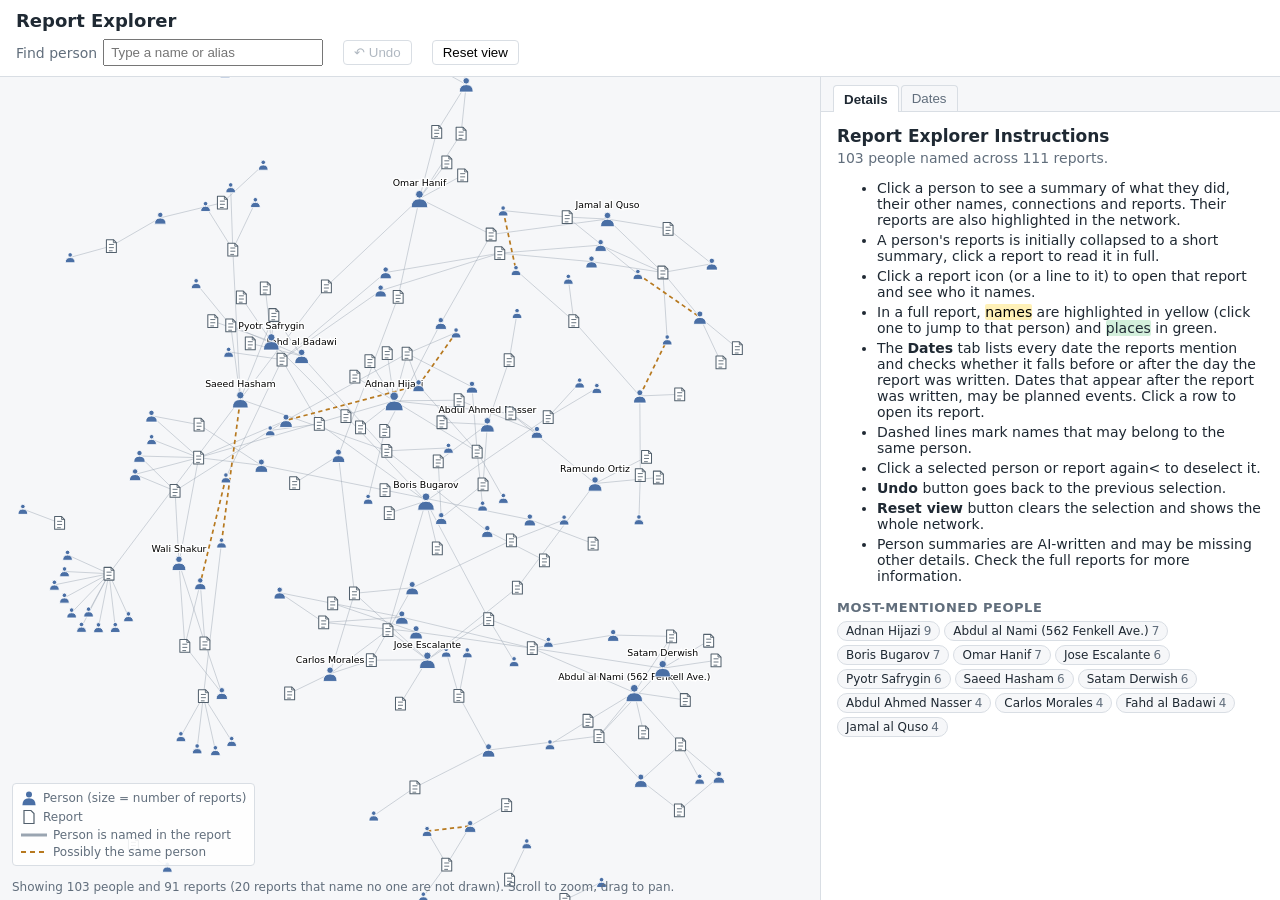
<file: index.html>
<!DOCTYPE html>
<html lang="en">
<head>
  <meta charset="utf-8">
  <title>Report Explorer</title>
  <link rel="stylesheet" href="web/css/style.css">
</head>
<body>
  <header>
    <h1>Report Explorer <span class="subtitle"></span></h1>

    <div class="controls">
      <!-- Search: a datalist suggests names as you type (recognition, not recall). -->
      <label class="control">
        Find person
        <input id="search" type="search" list="person-names"
               placeholder="Type a name or alias" autocomplete="off">
        <datalist id="person-names"></datalist>
      </label>

      <button id="undo" type="button" disabled title="Nothing to undo yet">&#8630; Undo</button>
      <button id="reset" type="button" title="Clear the selection and show the whole network (Esc)">Reset view</button>
    </div>
  </header>

  <main>
    <div id="views">
      <section id="network-area" aria-label="People network">
        <svg id="network"></svg>
        <div id="legend">
          <span><svg width="16" height="16" viewBox="-8 -8 16 16" class="legend-person"><circle cy="-3.4" r="3"/><path d="M-6.6,7.2 Q-6.6,0.2 0,0.2 Q6.6,0.2 6.6,7.2 Z"/></svg> Person (size = number of reports)</span>
          <span><svg width="16" height="16" viewBox="-8 -8 16 16" class="legend-report"><path d="M-5,-6.5 H2 L5,-3.5 V6.5 H-5 Z"/></svg> Report</span>
          <span><svg width="26" height="10"><line x1="0" y1="5" x2="26" y2="5" class="legend-link"/></svg> Person is named in the report</span>
          <span><svg width="26" height="10"><line x1="0" y1="5" x2="26" y2="5" class="legend-possible"/></svg> Possibly the same person</span>
        </div>
        <p id="status" role="status"></p>
        <p id="search-message" role="alert"></p>
      </section>

    </div>

    <aside id="panel" aria-live="polite"></aside>
  </main>

  <!-- D3 v7 (ISC license, https://d3js.org), bundled so the page works offline. -->
  <script src="web/lib/d3.min.js"></script>
  <!-- Data generated by the scripts in processing/ (written to web/data/). -->
  <script src="web/data/network.js"></script>
  <script src="web/data/ai_summaries.js"></script>
  <!-- Application code: shared state first, then the parts of the page, then main. -->
  <script src="web/js/app.js"></script>
  <script src="web/js/tooltip.js"></script>
  <script src="web/js/network.js"></script>
  <script src="web/js/summaries.js"></script>
  <script src="web/js/new_tab.js"></script>
  <script src="web/js/panel.js"></script>
  <script src="web/js/main.js"></script>
</body>
</html>
</file>
<file: web/css/style.css>
/* Report Explorer: layout and visual styles. */

:root {
  --bg: #f6f7f9;
  --panel-bg: #ffffff;
  --text: #1f2933;
  --muted: #616e7c;
  --border: #d9dee4;
  --node: #4a6fa5;
  --node-selected: #d9622b;
  --link: #9aa5b1;
  --possible: #b7791f;
  --after: #8e44ad;
  --mark: #fff1b8;
  --mark-focus: #ffd8c2;
}

* { box-sizing: border-box; }

body {
  margin: 0;
  height: 100vh;
  display: flex;
  flex-direction: column;
  font-family: system-ui, -apple-system, "Segoe UI", sans-serif;
  font-size: 14px;
  color: var(--text);
  background: var(--bg);
}

/* ---------- Header and controls ---------- */

header {
  padding: 10px 16px;
  background: var(--panel-bg);
  border-bottom: 1px solid var(--border);
}

h1 { margin: 0 0 8px; font-size: 18px; }
.subtitle { font-weight: normal; color: var(--muted); }

.controls {
  display: flex;
  flex-wrap: wrap;
  align-items: center;
  gap: 8px 20px;
}

.control { display: flex; align-items: center; gap: 6px; color: var(--muted); }
.control input[type="search"] { width: 220px; padding: 4px 6px; }

button {
  padding: 4px 10px;
  border: 1px solid var(--border);
  border-radius: 4px;
  background: var(--panel-bg);
  cursor: pointer;
}
button:hover:not(:disabled) { background: var(--bg); }
button:disabled { color: #b0b8c1; cursor: default; }

/* ---------- Main layout: network on the left, details on the right ---------- */

main { flex: 1; display: flex; min-height: 0; }

#views { flex: 1; display: flex; flex-direction: column; min-width: 0; }
#network-area { flex: 1; position: relative; min-height: 0; }
#network { width: 100%; height: 100%; display: block; cursor: grab; }
#network:active { cursor: grabbing; }

#panel {
  width: 460px;
  overflow-y: auto;
  padding: 14px 16px;
  background: var(--panel-bg);
  border-left: 1px solid var(--border);
}

/* ---------- Network marks ---------- */

.node { cursor: pointer; }
.node .hit { fill: transparent; }
.node.person .icon { fill: var(--node); stroke: #fff; stroke-width: 1px; }
.node.report .icon path { fill: #fff; stroke: #52606d; stroke-width: 1.2px; stroke-linejoin: round; }
.node.report .icon path.fold, .node.report .icon path.lines { fill: none; stroke-width: 1px; }
.node.report text { font-size: 10px; fill: var(--muted); }
.node text {
  font-size: 11px;
  pointer-events: none;
  paint-order: stroke;
  stroke: #fff;
  stroke-width: 3px;
}
.node.person.selected .icon { fill: var(--node-selected); stroke: var(--text); stroke-width: 1.5px; }
.node.report.selected .icon path:first-child { fill: var(--node-selected); stroke: var(--text); }
.node.report.related .icon path:first-child { fill: #fde3d4; stroke: var(--node-selected); }
.node.faded { opacity: 0.15; }
.node.label-hidden text { display: none; }

line.link { stroke: var(--link); stroke-opacity: 0.55; stroke-width: 1px; cursor: pointer; }
line.link:hover { stroke: var(--text); stroke-opacity: 1; }
line.link.highlighted { stroke: var(--node-selected); stroke-opacity: 1; }
line.link.faded { stroke-opacity: 0.06; }

.possible { stroke: var(--possible); stroke-width: 2px; stroke-dasharray: 5 4; fill: none; }
.possible.faded { stroke-opacity: 0.1; }

/* ---------- Legend and status (bottom-left of the network) ---------- */

#legend {
  position: absolute; left: 12px; bottom: 34px;
  display: flex; flex-direction: column; gap: 3px;
  padding: 6px 8px; font-size: 12px; color: var(--muted);
  background: rgba(255, 255, 255, 0.9); border: 1px solid var(--border); border-radius: 4px;
}
#legend span { display: flex; align-items: center; gap: 6px; }
.legend-person { fill: var(--node); }
.legend-report path { fill: #fff; stroke: #52606d; stroke-width: 1.2px; }

.legend-link { stroke: var(--link); stroke-width: 3px; }
.legend-possible { stroke: var(--possible); stroke-width: 2px; stroke-dasharray: 5 4; }

#status { position: absolute; left: 12px; bottom: 6px; margin: 0; font-size: 12px; color: var(--muted); }
#search-message {
  position: absolute; top: 8px; left: 50%; transform: translateX(-50%); margin: 0;
  padding: 4px 10px; border-radius: 4px; background: #fde8e8; color: #9b1c1c;
}
#search-message:empty { display: none; }

#tooltip {
  position: fixed; pointer-events: none; z-index: 10;
  padding: 4px 8px; font-size: 12px; border-radius: 4px;
  background: var(--text); color: #fff; max-width: 280px;
}

/* ---------- Detail panel ---------- */

#panel h2 { margin: 0 0 4px; font-size: 17px; }
#panel h3 { margin: 16px 0 6px; font-size: 13px; text-transform: uppercase; letter-spacing: 0.04em; color: var(--muted); }
.meta { color: var(--muted); margin: 0 0 6px; }
.help li { margin-bottom: 4px; }

.chip-list { display: flex; flex-wrap: wrap; gap: 4px; }
.chip {
  padding: 2px 8px; border: 1px solid var(--border); border-radius: 12px;
  background: var(--bg); cursor: pointer; font-size: 12px;
}
.chip:hover { border-color: var(--node); }
.chip .count { color: var(--muted); margin-left: 3px; }

.alias { margin: 2px 0; }
.badge {
  display: inline-block; padding: 0 5px; margin-left: 4px; border-radius: 3px;
  font-size: 11px; background: #e4e7eb; color: var(--muted);
}
.badge.confirmed { background: #e3f8e8; color: #276749; }
.badge.likely { background: #fff4d6; color: #8a5a00; }
.evidence { color: var(--muted); font-size: 12px; margin: 0 0 6px 10px; }

.report {
  margin: 8px 0; padding: 8px 10px;
  border: 1px solid var(--border); border-radius: 4px; background: #fcfcfd;
}
.report-header { display: flex; justify-content: space-between; gap: 8px; font-size: 12px; color: var(--muted); }
.report-header strong { color: var(--text); }
.report p { margin: 6px 0 0; line-height: 1.45; }
.report .refs { font-size: 12px; color: var(--muted); }

a.ref, mark.person { cursor: pointer; }
a.ref { color: var(--node); text-decoration: underline; }
mark.person { background: var(--mark); border-radius: 2px; }
mark.person.focus { background: var(--mark-focus); font-weight: 600; }
mark.place { background: #d4f0dc; color: inherit; border-radius: 2px; }

/* ---------- Panel tabs ---------- */

#panel { padding: 0; display: flex; flex-direction: column; overflow: hidden; }
.panel-tabs {
  display: flex; gap: 2px; padding: 8px 12px 0;
  border-bottom: 1px solid var(--border); background: var(--bg);
}
.tab {
  border: 1px solid var(--border); border-bottom: none; border-radius: 4px 4px 0 0;
  background: var(--bg); color: var(--muted); padding: 5px 10px;
}
.tab.active { background: var(--panel-bg); color: var(--text); font-weight: 600; margin-bottom: -1px; }
.panel-body { flex: 1; overflow-y: auto; padding: 14px 16px; }
#panel h4 { margin: 10px 0 4px; font-size: 12px; color: var(--muted); }

/* ---------- Small buttons ---------- */

button.small { padding: 1px 7px; font-size: 12px; }
button.link { border: none; background: none; color: var(--muted); }

/* ---------- Person summaries ---------- */

.summary-box { margin: 8px 0; padding: 8px 10px; border-radius: 4px; font-size: 13px; line-height: 1.45; }
.summary-box.ai { background: #f7f2fa; border-left: 3px solid var(--after); }
.summary-box p { margin: 2px 0; }
.source-label { font-size: 11px; font-weight: 600; text-transform: uppercase; letter-spacing: 0.04em; color: var(--muted); }

/* ---------- Collapsible report cards ---------- */

.report.collapsible .report-header { cursor: pointer; }
.report.collapsible .report-header:hover strong { color: var(--node); }
.chevron { color: var(--muted); }
.card-summary { margin-top: 5px; font-size: 13px; line-height: 1.4; }
.card-summary p { margin: 0; }
.card-summary p { font-style: italic; }
.full-report { margin-top: 6px; border-top: 1px dashed var(--border); padding-top: 4px; }
.full-label { font-size: 11px; color: var(--muted); text-transform: uppercase; letter-spacing: 0.04em; }
button.show-full { padding: 2px 0; color: var(--node); }
button.expand-all { padding: 0; color: var(--node); }

/* ---------- New tab (empty for now) ---------- */
.placeholder { border: 2px dashed var(--border); border-radius: 6px; padding: 16px; color: var(--muted); }

/* ---------- Dates tab ---------- */
.dates-intro, .dates-counts { margin: 0 0 8px; font-size: 13px; }
.dates-counts { font-weight: 600; }
.dates-row { border: 1px solid var(--border); border-left-width: 5px; border-radius: 4px;
             padding: 6px 8px; margin-bottom: 6px; cursor: pointer; }
.dates-row:hover { background: var(--bg); }
.dates-row.dimmed { opacity: 0.35; }
.dates-planned { border-left-color: #e0a100; }
.dates-unclear { border-left-color: #888; }
.dates-same    { border-left-color: #6b8fbf; }
.dates-past    { border-left-color: #bbb; }
.dates-head { display: flex; justify-content: space-between; font-weight: 600; }
.dates-badge { font-size: 11px; font-weight: 400; padding: 1px 6px; border-radius: 8px; background: #eee; }
.dates-planned .dates-badge { background: #fff0c2; }
.dates-meta, .dates-people, .dates-places { font-size: 12px; color: var(--muted); }
</file>
